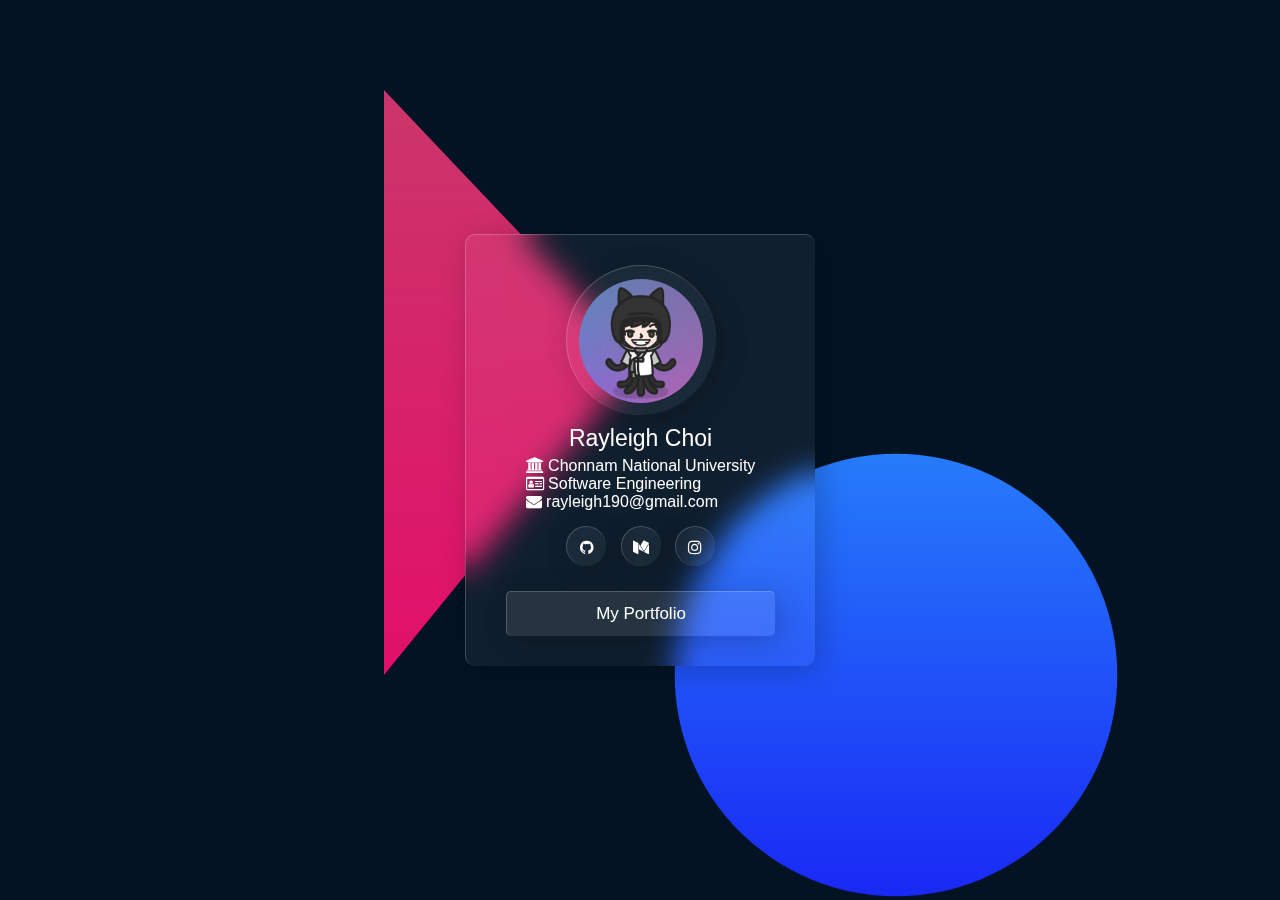
<file: index.html>
<!DOCTYPE html>
<html>
  <head>
    <meta name="viewport" content="width=device-width,initial-scale=1" />
    <link rel="stylesheet" href="style.css" />
    <link
      rel="stylesheet"
      href="https://cdnjs.cloudflare.com/ajax/libs/font-awesome/4.7.0/css/font-awesome.min.css"
    />
  </head>
  <body>
    <div class="wrapper">
      <div class="img-area">
        <div class="inner-area">
          <img src="my_image_3.jpg" />
        </div>
      </div>
      <div class="name">Rayleigh Choi</div>
      <div class="about">
        <i class="fa fa-university" aria-hidden="true"></i>
        Chonnam National University<br />
        <i class="fa fa-id-card-o" aria-hidden="true"></i>
        Software Engineering<br />
        <i class="fa fa-envelope" aria-hidden="true"></i>
        rayleigh190@gmail.com
      </div>

      <!-- add social icons-->
      <div class="social-icons">
        <a
          href="https://github.com/Rayleigh190"
          class="github"
          style="color: white"
          ><i class="fa fa fa-github"></i
        ></a>
        <a href="https://velog.io/@rayleigh_" class="velog" style="color: white"
          ><i class="fa fa-medium"></i
        ></a>
        <a
          href="https://www.instagram.com/celestials._/"
          class="insta"
          style="color: white"
          ><i class="fa fa-instagram"></i
        ></a>
      </div>
      <!-- make buttons -->
      <div class="buttons">
        <button
          type="button"
          onclick="location.href='https://www.notion.so/0003949445c346c390adae5aa798f226'"
        >
          My Portfolio
        <!-- <button>Subscribe</button> -->
      </div>
      <!-- <div class="social-share">
            <div class="row">
                <i class="fa fa-heart"></i>
                <span>20.4k</span>  
            </div>
            <div class="row">
                <i class="fa fa-comment"></i>
                <span>14.3k</span>
            </div>
            <div class="row">
                <i class="fa fa-share"></i>
                <span>12.8k</span>
            </div>
        </div> -->
    </div>
  </body>
</html>
</file>
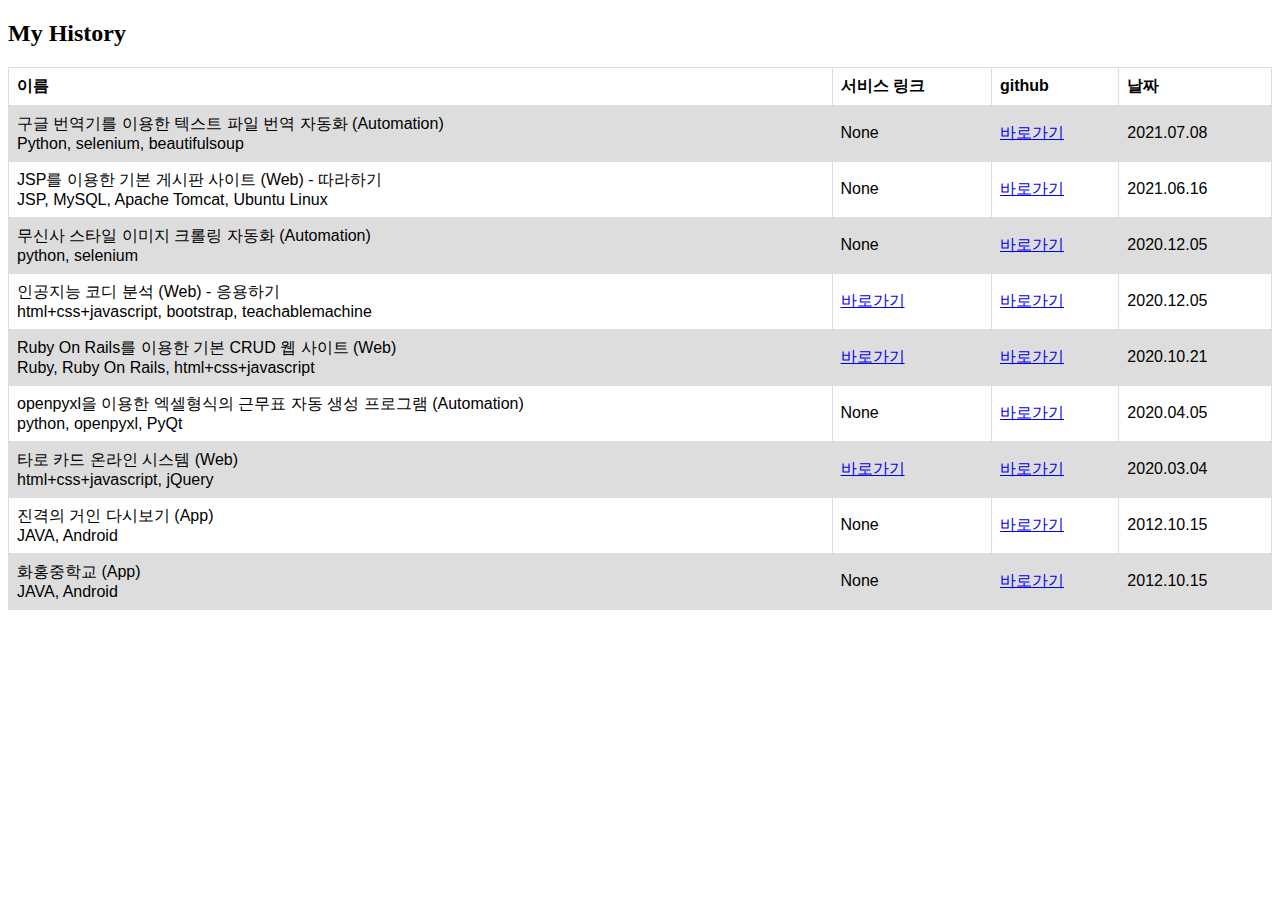
<file: history.html>
<!DOCTYPE html>
<html>
<head>
  <meta name="viewport" content="width=device-width,initial-scale=1">
<style>
table {
  font-family: arial, sans-serif;
  border-collapse: collapse;
  width: 100%;
}

td, th {
  border: 1px solid #dddddd;
  text-align: left;
  padding: 8px;
}

tr:nth-child(even) {
  background-color: #dddddd;
}
</style>
</head>
<body>

<h2>My History</h2>

<table>
  <tr>
    <th>이름</th>
    <th>서비스 링크</th>
    <th>github</th>
    <th>날짜</th>
  </tr>
  <tr>
    <td>구글 번역기를 이용한 텍스트 파일 번역 자동화 (Automation)<br>Python, selenium, beautifulsoup</td>
    <td>None</td>
    <td><a href="https://github.com/Rayleigh190/automatic_translator">바로가기</a></td>
    <td>2021.07.08</td>
  </tr>
  <tr>
    <td>JSP를 이용한 기본 게시판 사이트 (Web) - 따라하기<br>JSP, MySQL, Apache Tomcat, Ubuntu Linux</td>
    <td>None</td>
    <td><a href="https://github.com/Rayleigh190/jsp_bbs">바로가기</a></td>
    <td>2021.06.16</td>
  </tr>
  <tr>
    <td>무신사 스타일 이미지 크롤링 자동화 (Automation)<br>python, selenium</td>
    <td>None</td>
    <td><a href="https://github.com/Rayleigh190/musinsa_style_crawl">바로가기</a></td>
    <td>2020.12.05</td>
  </tr>
  <tr>
    <td>인공지능 코디 분석 (Web) - 응용하기<br>html+css+javascript, bootstrap, teachablemachine</td>
    <td><a href="https://codyanalysis.netlify.app/">바로가기</a></td>
    <td><a href="https://github.com/Rayleigh190/Ai_cody_analysis">바로가기</a></td>
    <td>2020.12.05</td>
  </tr>  
  <tr>
    <td>Ruby On Rails를 이용한 기본 CRUD 웹 사이트 (Web)<br>Ruby, Ruby On Rails, html+css+javascript</td>
    <td><a href="http://crud-qzvvd.run.goorm.io/board">바로가기</a></td>
    <td><a href="https://github.com/Rayleigh190/Rails_CRUD">바로가기</a></td>
    <td>2020.10.21</td>
</tr>
  <tr>
      <td>openpyxl을 이용한 엑셀형식의 근무표 자동 생성 프로그램 (Automation)<br>python, openpyxl, PyQt</td>
      <td>None</td>
      <td><a href="https://github.com/Rayleigh190/GGCG_Scheduler">바로가기</a></td>
      <td>2020.04.05</td>
  </tr>
  <tr>
    <td>타로 카드 온라인 시스템 (Web)<br>html+css+javascript, jQuery</td>
    <td><a href="https://rayleigh190.github.io/tarot_card_web/">바로가기</a></td>
    <td><a href="https://github.com/Rayleigh190/tarot_card_web">바로가기</a></td>
    <td>2020.03.04</td>
  </tr>
  <tr>
    <td>진격의 거인 다시보기 (App)<br>JAVA, Android</td>
    <td>None</td>
    <td><a href="https://github.com/Rayleigh190/TITAN">바로가기</a></td>
    <td>2012.10.15</td>
  </tr>
  <tr>
    <td>화홍중학교 (App)<br>JAVA, Android</td>
    <td>None</td>
    <td><a href="https://github.com/Rayleigh190/HWAHONG">바로가기</a></td>
    <td>2012.10.15</td>
  </tr>
</table>

</body>
</html>
</file>
<file: style.css>
/* now add css code */
 *{
  margin: 0;
  padding: 0;
  box-sizing: border-box;
  font-family: 'poppins',sans-serif;
}
body{
  display: flex;
  justify-content: center;
  align-items: center;
  min-height: 100vh;
  background: #031323;
}
/* before*/
body::before{
  content: "";
  position: absolute;
  top: 0;
  left: 0;
  width: 100%;
  height: 100%;
  background: linear-gradient(#c73c6a,#eb0069);
  clip-path: polygon(30% 10%, 50% 40%, 30% 75%);
}
/* after*/
body::after{
  content: "";
  position: absolute;
  top: 0;
  left: 0;
  width: 100%;
  height: 100%;
  background: linear-gradient(#34d0ff,#1928f5);
  clip-path: circle(20% at 70% 75%);
}
.wrapper,
.wrapper .img-area,
.social-icons a,
.buttons button{
  border-top: 1px solid rgba(255,255,255,0.2);
  border-left: 1px solid rgba(255,255,255,0.2);
  box-shadow: 5px 5px 30px rgba(0,0,0,0.2);
  backdrop-filter: blur(10px);
}
.wrapper{
  position: relative;
  width: 350px;
  padding: 30px;
  border-radius: 10px;
  align-items: center;
  justify-content: center;
  flex-direction: column;
  background: rgba(255,255,255,0.05);
  overflow: hidden;
  z-index: 10;
  backdrop-filter: blur(15px);
  border-top:1px solid rgba(255,255,255,0.2);
  border-left: 1px solid rgba(255,255,255,0.2);
  box-shadow: 5px 5px 30px rgba(0,0,0,0.2);
  display: flex;
}
.wrapper .img-area{                                                      
  height: 150px;
  width: 150px;
  border-radius: 50%;
  display: flex;
  align-items: center;
  justify-content: center;
}
.img-area .inner-area{
  height: calc(100% - 25px);
  width: calc(100% - 25px);
  border-radius: 50%;
}
.inner-area img{
  height: 100%;
  width: 100%;
  border-radius: 50%;
  object-fit: cover;
}
.wrapper .name{
    font-size: 23px;
    font-weight: 500;
    color: white;
    margin: 10px 0 5px 0;
}
.wrapper .about{
    color: white;
    font-weight: 400;
    font-size: 16px;
}
.wrapper .social-icons{
    margin: 15px 0 25px 0;
}
.social-icons a{
    position: relative;
    height: 40px;
    width: 40px;
    margin: 0 5px;
    display: inline-flex;
    text-decoration: none;
    border-radius: 50%;
}
.social-icons a i{
    position: relative;
    z-index: 3;
    text-align: center;
    width: 100%;
    height: 100%;
    line-height: 40px;
}
/* button*/
.wrapper .buttons{
   display: flex;
   width: 100%;
   justify-content: space-between;
}
.buttons button{
   position: relative;
   width: 100%;
   color: white;
   outline: none;
   padding: 12px 0;
   border: none;
   background: rgba(255,255,255,0.05);
   backdrop-filter: blur(15px);
   border-top: 1px solid rgba(255,255,255,0.2);
   border-left: 1px solid rgba(255,255,255,0.2);
   box-shadow: 5px 5px 30px rgba(0,0,0,0.2);
   font-size: 17px;
   font-weight: 400;
   border-radius: 5px;
   cursor: pointer;
   z-index: 4;
}
.buttons button:first-child{
   margin-right: 10px;
}
.buttons button:first-child{
   margin-left: 10px;
}
.wrapper .social-share{
   display: flex;
   width: 100%;
   margin-top: 30px;
   padding: 0 5px;
   justify-content: space-between;
}
.social-share .row{
   color: white;
   font-size: 17px;
   cursor: pointer;
   position: relative;
}
.social-share .row::before{
   position: absolute;
   content: "";
   height: 100%;
   width: 2px;
   background: #e0e6eb;
   margin-left: -25px;
}
.row:first-child:before{
  background: none;
}
</file>
